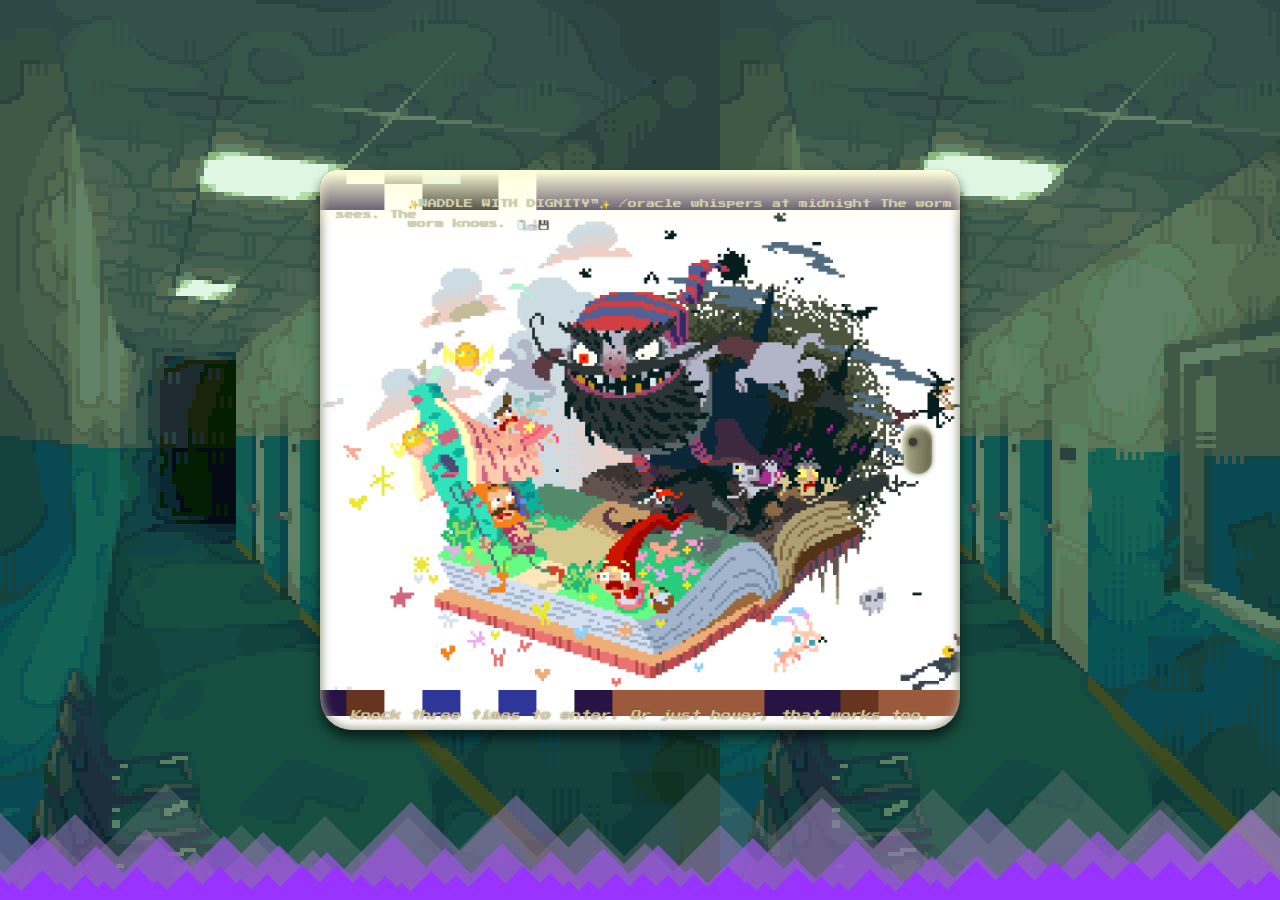
<file: index.html>
<html>
  <head>
    <meta charset="UTF-8" />
    <meta name="viewport" content="width=device-width, initial-scale=1" />
    <title>Flushborn - Portal of the Pixel Porcelain™</title>

    <script src="./scripts/heart.js"></script>
    <script src="./scripts/bam.js"></script>
    <script src="./scripts/mountain.js"></script>
    <script src="./scripts/Alladyn.js"></script>
    <script src="./scripts/broswerspecifics.js"></script>
    <script src="./scripts/ballnavigation.js"></script>
    <script src="./scripts/menupreparation.js"></script>
    <script src="./scripts/addimenu.js"></script>

    <script>
      window.addEventListener('load', function () {
        startmenu();
      });
    </script>

    <link
      rel="stylesheet"
      href="./css/ballnavigationstyle.css"
      type="text/css"
    />

    <link rel="stylesheet" href="./css/programmingstyle.css" type="text/css" />
    <link rel="stylesheet" href="./css/style.css" type="text/css" />

    <meta name="Microsoft Border" content="none" />
  </head>

  <body>
    <div id="AutoNumber1">
      <div>
        <div border="0" id="AutoNumber3"></div>
      </div>
    </div>

    <div class="stall-door" role="button" aria-label="Flushborn Portal Door">
      <div class="handle"></div>
      <div class="graffiti">
        ✨WADDLE WITH DIGNITY™✨ /oracle whispers at midnight The worm sees. The
        worm knows. 🧻🚽💾
      </div>
      <div id="pixel-worms-container"></div>
      <div class="oracle-eyes"></div>
      <div class="caption">
        Knock three times to enter. Or just hover, that works too.
      </div>
    </div>
    <script language="JavaScript" type="text/javascript">
      <!--
      andimenuinit('flushborn');
      //-->
    </script>
  </body>
</html>
</file>
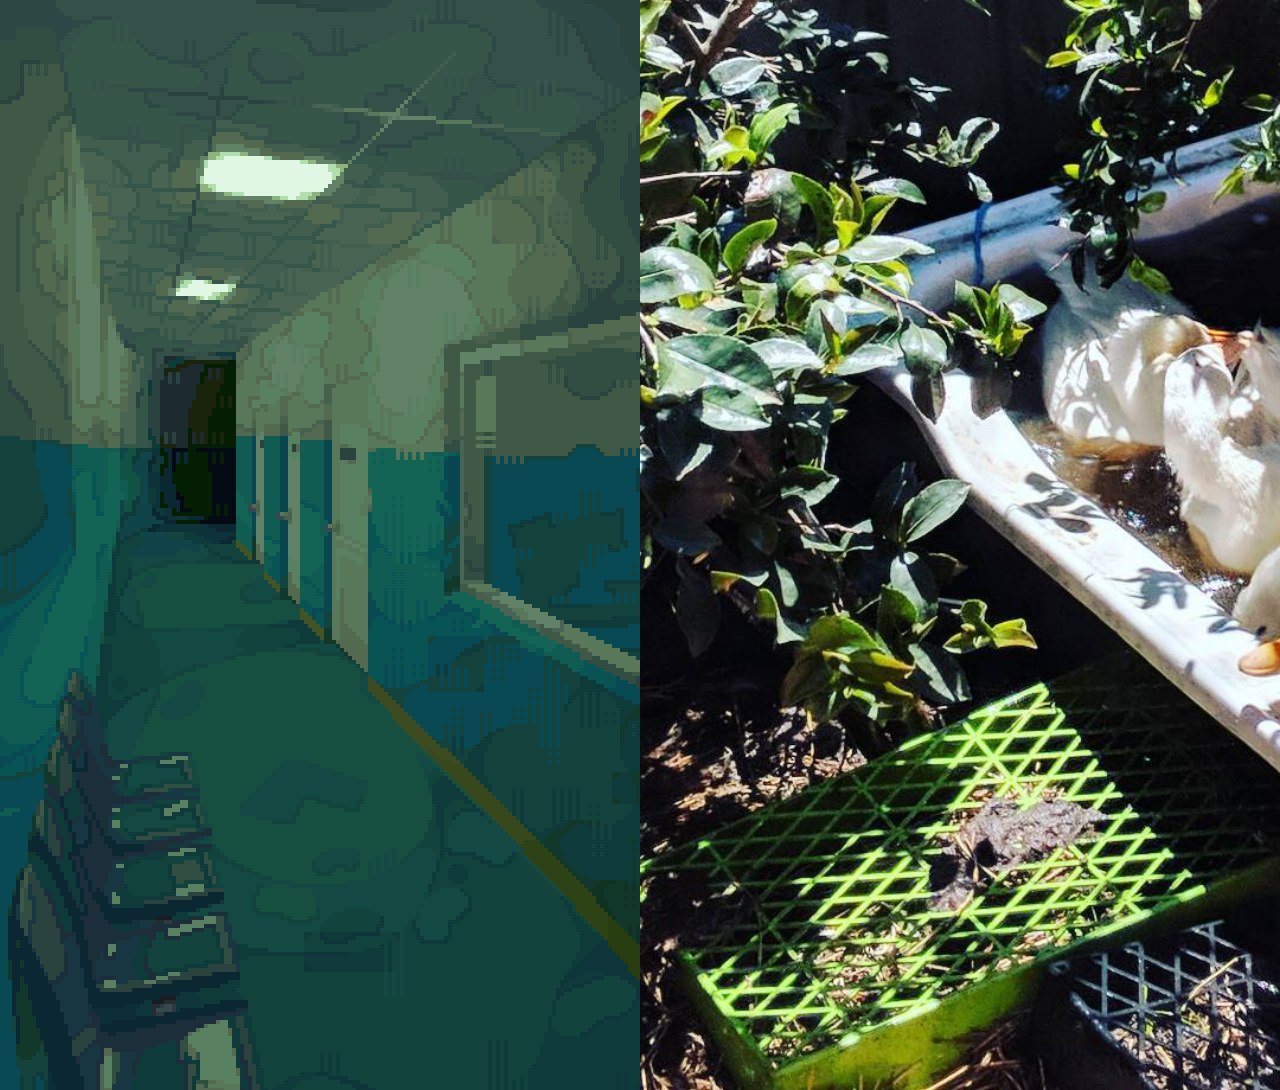
<file: sacred.html>
<html>
  <head>
    <meta charset="UTF-8" />
    <meta name="viewport" content="width=device-width, initial-scale=1" />
    <title>Flushborn - Portal of the Pixel Porcelain™</title>
    <link rel="icon" type="image/png" href="./images/favicon.ico" />

    <link rel="stylesheet" href="./css/style.css" type="text/css" />

    <meta name="Microsoft Border" content="none" />
  </head>

  <body>
    <img src="./images/photos/lordies.jpg" alt="respect the lord" />

    <img src="./images/photos/lordylordylord.jpg" alt="again" />

    <img src="./images/photos/balletCat.jpg" alt="Cat is a ballet dancer" />

    <img src="./images/photos/cake.jpg" alt="because cake is love" />
    <img src="./images/photos/figs.jpg" alt="delight in my produce" />
    <img src="./images/photos/work.jpg" alt="once I was here" />
    <img src="./images/photos/cake_fruit.jpg" alt="it has fruits" />
    <img
      src="./images/photos/cake_strawberry.jpg"
      alt="any cake is a good cake"
    />
    <img src="./images/photos/work.jpg" alt="I was here oonce" />

    <img src="./images/photos/llama_Cat.jpg" alt="something off the street" />
    <img src="./images/photos/cake_again.jpg" alt="sorry not sorry" />
    <img
      src="./images/photos/lordylordylord_baby.jpg"
      alt="powerful and small"
    />
    <img src="./images/photos/lordylordylord_bath.jpg" alt="avert your gaze" />
  </body>
</html>
</file>
<file: css/ballnavigationstyle.css>
<style type="text/css">BODY {
    BACKGROUND: #3333bb;
    BACKGROUND-COLOR: #3333bb;
    COLOR: #ffffff;
}

H1 {
    FONT-STYLE: italic;
    TEXT-ALIGN: center;
}

H2 {
    FONT-STYLE: italic;
    TEXT-ALIGN: center
}

A2 {
    COLOR: #bbffbb;
    TEXT-DECORATION: underline
}

A:hover {
    COLOR: #ddffdd;
    BACKGROUND: #6666dd;
}

A:link {
    COLOR: #bbbbff;
}

A:visited {
    COLOR: #ffbbbb;
}

.ballstyle img{ 
    height: 100px;
    border-radius: 50%;
    -moz-border-radius: 50%;
    -webkit-border-radius: 50%;
    width: 100px;
}

.tracestyle,
.ballstyle,
.balltext,
.menustyleborder {
    POSITION: absolute;
    LEFT: 0;
    TOP: 0;
    VISIBILITY: hide;
    VISIBILITY: hidden;
}

.tracestyle {
    WIDTH: 10;
    HEIGHT: 10;
}

.ballstyle {
    WIDTH: 100;
    HEIGHT: 100;
}

.ballstyle a {
    BACKGROUND-COLOR: transparent;
}

.ballstyle a:hover {
    BACKGROUND-COLOR: transparent;
}

.balltext {
    WIDTH: 100;
    HEIGHT: 40;
    COLOR: #ffffff;
    BACKGROUND: #3333bb;
    TEXT-ALIGN: center;
}

.menustyleborder {
    BORDER: #448844;
    BORDER-RIGHT: #448844 2px solid;
    BORDER-TOP: #ffffff 2px solid;
    BACKGROUND: #88ff88;
    BORDER-LEFT: #ccffcc 2px solid;
    BORDER-BOTTOM: #448844 2px solid
}

.menustyle,
.menustyleborder {
    FONT-SIZE: 16px;
    BACKGROUND: #88ff88;
    COLOR: #6666bb
}

.menustyle A,
.menustyleborder A {
    COLOR: #000066;
    TEXT-DECORATION: none;
}

.menustyle A:link,
.menustyleborder A:link {
    COLOR: #000066;
    TEXT-DECORATION: none;
}

.menustyle A:visited,
.menustyleborder A:visited {
    COLOR: #990066;
    TEXT-DECORATION: none;
}

.menustyle A:hover,
.menustyleborder A:hover {
    BACKGROUND: #448844;
    COLOR: #ffffff;
    TEXT-DECORATION: none;
}

.menustyle A:active,
.menustyle A:active {
    COLOR: #000066;
    TEXT-DECORATION: none;
}

.menustyle HR {
    COLOR: #bbddee;
    text-size: 3px
}

.menustyle .menutitle {
    ALIGN: center;
    FONT-STYLE: italic;
    FONT-SIZE: larger;
    FONT-WEIGHT: bold;
    COLOR: #222266;

}

#settingmenubutton {
    BACKGROUND: #3333cc;
    COLOR: #aaaaaa;
    FONT-STYLE: italic;
    TEXT-DECORATION: none
}

#settingmenubutton A {
    BACKGROUND: #3333cc;
    COLOR: #aaaaaa;
    FONT-STYLE: italic;
    TEXT-DECORATION: none;
}

#settingmenubutton A:link {}

#settingmenubutton A:visited {}

#settingmenubutton A:hover {
    BACKGROUND: #bbbbff;
    COLOR: #000066
}

#settingmenubutton A:active {}

.smartlink {
    COLOR: #ffffff;
}

.smartlink A {
    TEXT-DECORATION: none;
    COLOR: #ffffff;
}

.smartlink A:hover {
    TEXT-DECORATION: underline;
}

</style>
</file>
<file: css/programmingstyle.css>
BODY {
    BACKGROUND: #FFFF66;
    COLOR: #0000FF;
}

H1 {
    COLOR: #000066;
}

H2 {}

A {
    COLOR: #0000cc;
}

A:hover {
    COLOR: #550055;
    BACKGROUND: #aaffaa;
}

A:link {
    COLOR: #0000cc;
}

A:visited {
    COLOR: #cc00cc;
}

.balltext {
    COLOR: #cc00cc;
    BACKGROUND: transparent;
    text-shadow: 1px 1px 2px pink;
}
</file>
<file: css/style.css>
@import url('https://fonts.googleapis.com/css2?family=Press+Start+2P&display=swap');

 body {
     margin: 0;
     height: 100vh;

     background: url("./../images/sr2d3b2a4f9c2aws3.png");
     /* background: linear-gradient(135deg, #f5e9db 0%, #c8d7cc 100%); */
     display: flex;
     align-items: center;
     justify-content: center;
     font-family: 'Press Start 2P', monospace;
     user-select: none;
 }

 img { 
    display:block;
    left: 50%;
    margin-left: -50vw;
    margin-right: -50vw;
    max-width: 100vw;
    position: relative;
    right: 50%;
    width: 100vw;
    height: auto;
 }

 .stall-door {
     position: relative;
     width: 640px;
     height: 560px;
     background: center / contain no-repeat url("./../images/sr5z02d02ac144aws3.gif"), #eee 35% url("./../images/sr2f7e2281815aws3.png");

     /* background: linear-gradient(180deg, #66665c 0%, #4a4a3f 100%); */
     border-radius: 16px 16px 32px 32px;
     box-shadow:
         inset 0 0 10px 2px #9f9f88,
         0 8px 12px rgba(0, 0, 0, 0.6);
     cursor: url('./../images/plunger2.png'), url('./../images/plungerRS.png'), auto;
     overflow: hidden;
     transition: box-shadow 0.3s ease;
 }

 /* Flickering light glow */
 .stall-door::before {
     content: "";
     position: absolute;
     top: 0;
     left: 0;
     right: 0;
     height: 60px;
     background: linear-gradient(180deg, #f9f9c6 0%, transparent 100%);
     filter: brightness(1.1);
     animation: flicker 3s infinite;
     pointer-events: none;
 }

 @keyframes flicker {

     0%,
     19%,
     21%,
     23%,
     25%,
     54%,
     56%,
     100% {
         opacity: 1;
     }

     20%,
     22%,
     24%,
     55% {
         opacity: 0.4;
     }
 }

 .stall-door:hover {
     box-shadow:
         inset 0 0 20px 4px #f5e06f,
         0 8px 20px rgba(245, 224, 111, 0.9);
 }

 /* Door handle */
 .handle {
     position: absolute;
     top: 50%;
     right: 28px;
     width: 28px;
     height: 48px;
     background: linear-gradient(90deg, #aaa98b, #68674e);
     border-radius: 14px;
     box-shadow: inset 1px 2px 4px #deddb8, 0 0 5px #8c8b6a;
     transform: translateY(-50%);
 }

 .handle::after {
     content: "";
     position: absolute;
     top: 12px;
     left: 5px;
     width: 8px;
     height: 8px;
     background: #3b3b30;
     border-radius: 50%;
     box-shadow: 0 0 5px #222;
 }

 /* ASCII graffiti */
 .graffiti {
     position: absolute;
     top: 20px;
     left: 16px;
     font-size: 9px;
     color: #dad7b6dd;
     text-shadow: 0 0 1px #999b7f;
     white-space: pre-wrap;
     pointer-events: none;
     user-select: none;
 }

 /* Hidden Oracle eyes */
 .oracle-eyes {
     position: absolute;
     top: 180px;
     left: 50%;
     width: 60px;
     height: 30px;
     margin-left: -30px;
     background:
         radial-gradient(circle at 20% 50%, #fffd91 6px, transparent 7px),
         radial-gradient(circle at 80% 50%, #fffd91 6px, transparent 7px);
     filter: drop-shadow(0 0 4px #f5f56a);
     opacity: 0;
     transition: opacity 0.4s ease;
 }

 .stall-door:hover .oracle-eyes {
     opacity: 1;
     animation: pulse 2s ease-in-out infinite;
 }

 @keyframes pulse {

     0%,
     100% {
         filter: drop-shadow(0 0 4px #f5f56a);
     }

     50% {
         filter: drop-shadow(0 0 12px #ffff47);
     }
 }

 .pixel-worm {
     position: absolute;
     bottom: 0;
     animation: wiggle 1.5s ease-in-out infinite;
     opacity: 0;
     transition: opacity 0.3s ease;
 }

 #stall-door:hover+#pixel-worms-container .pixel-worm {
     opacity: 1;
 }

 @keyframes wiggle {

     0%,
     100% {
         transform: rotate(0deg);
     }

     50% {
         transform: rotate(10deg);
     }
 }


 /* Hover caption */
 .caption {
     position: absolute;
     bottom: 10px;
     width: 100%;
     text-align: center;
     font-size: 10px;
     color: #f4e3a0cc;
     text-shadow: 0 0 2px #555;
     font-style: italic;
 }
</file>
